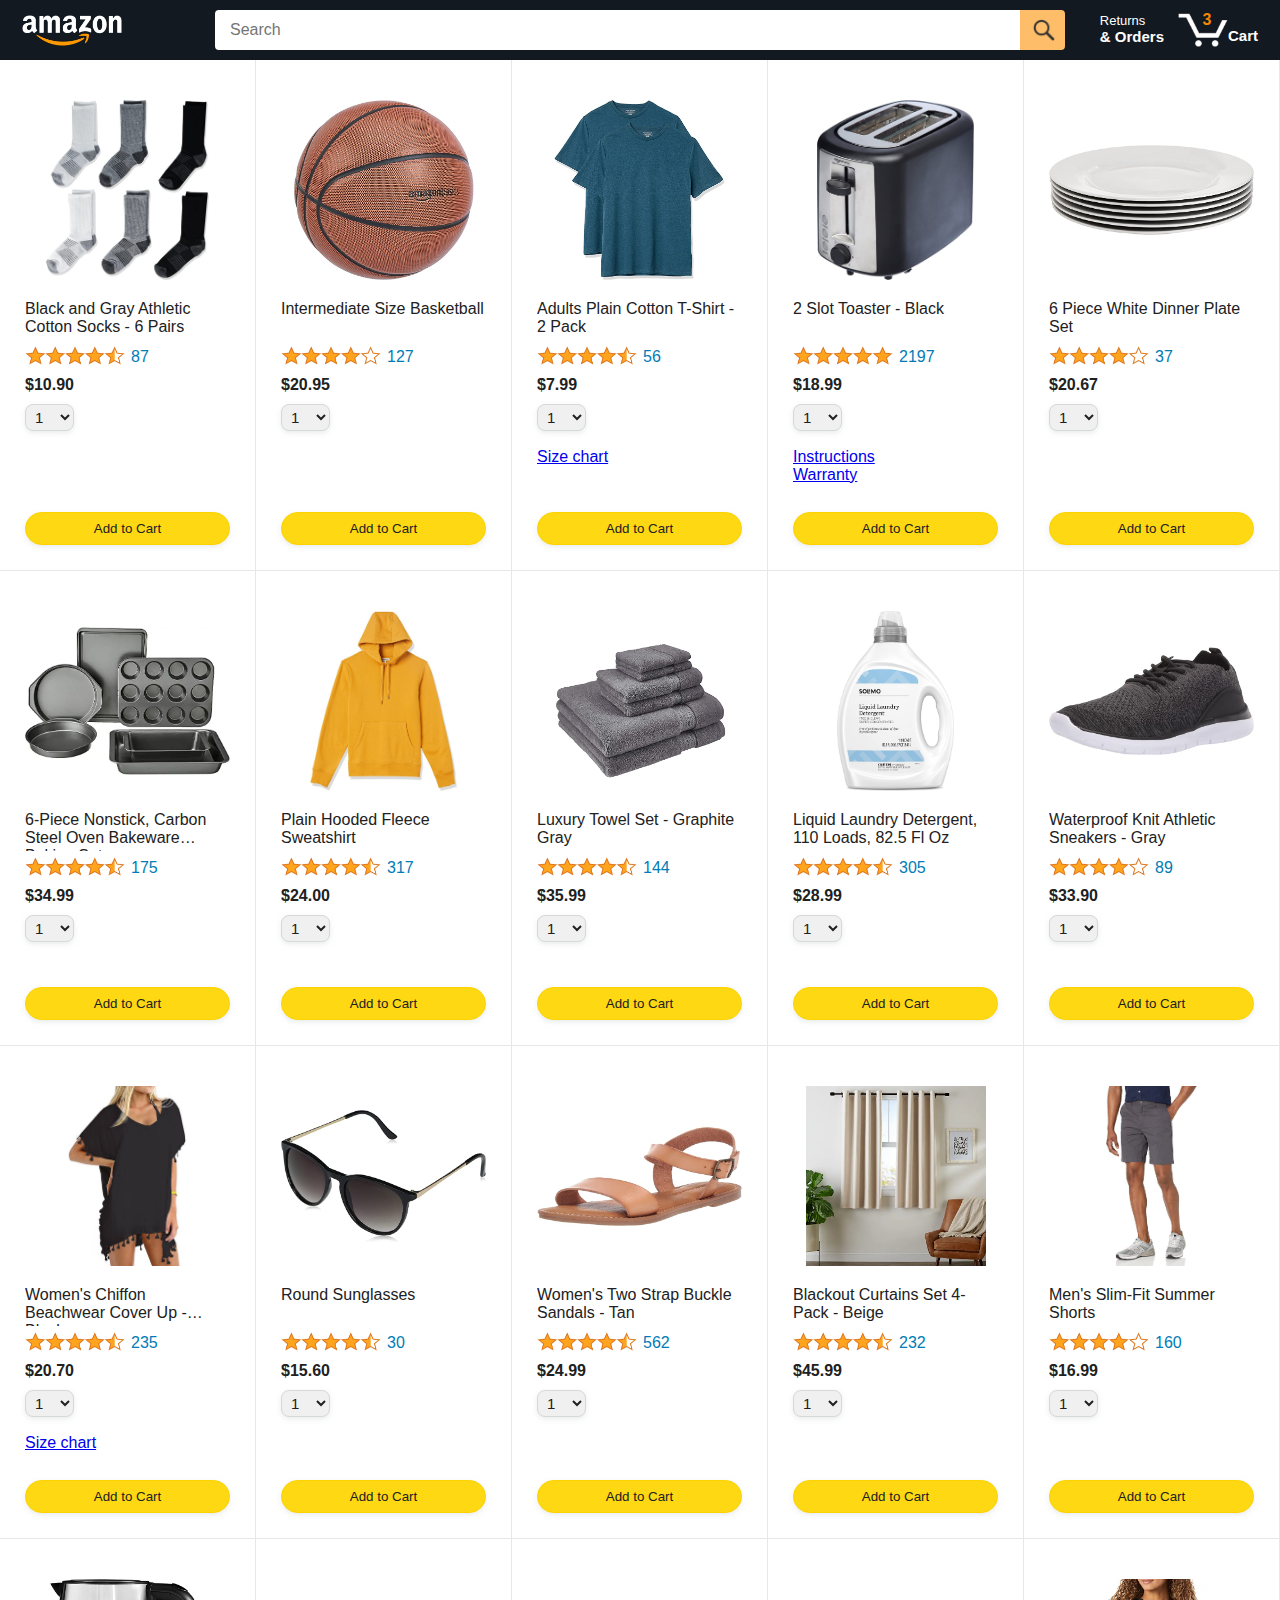
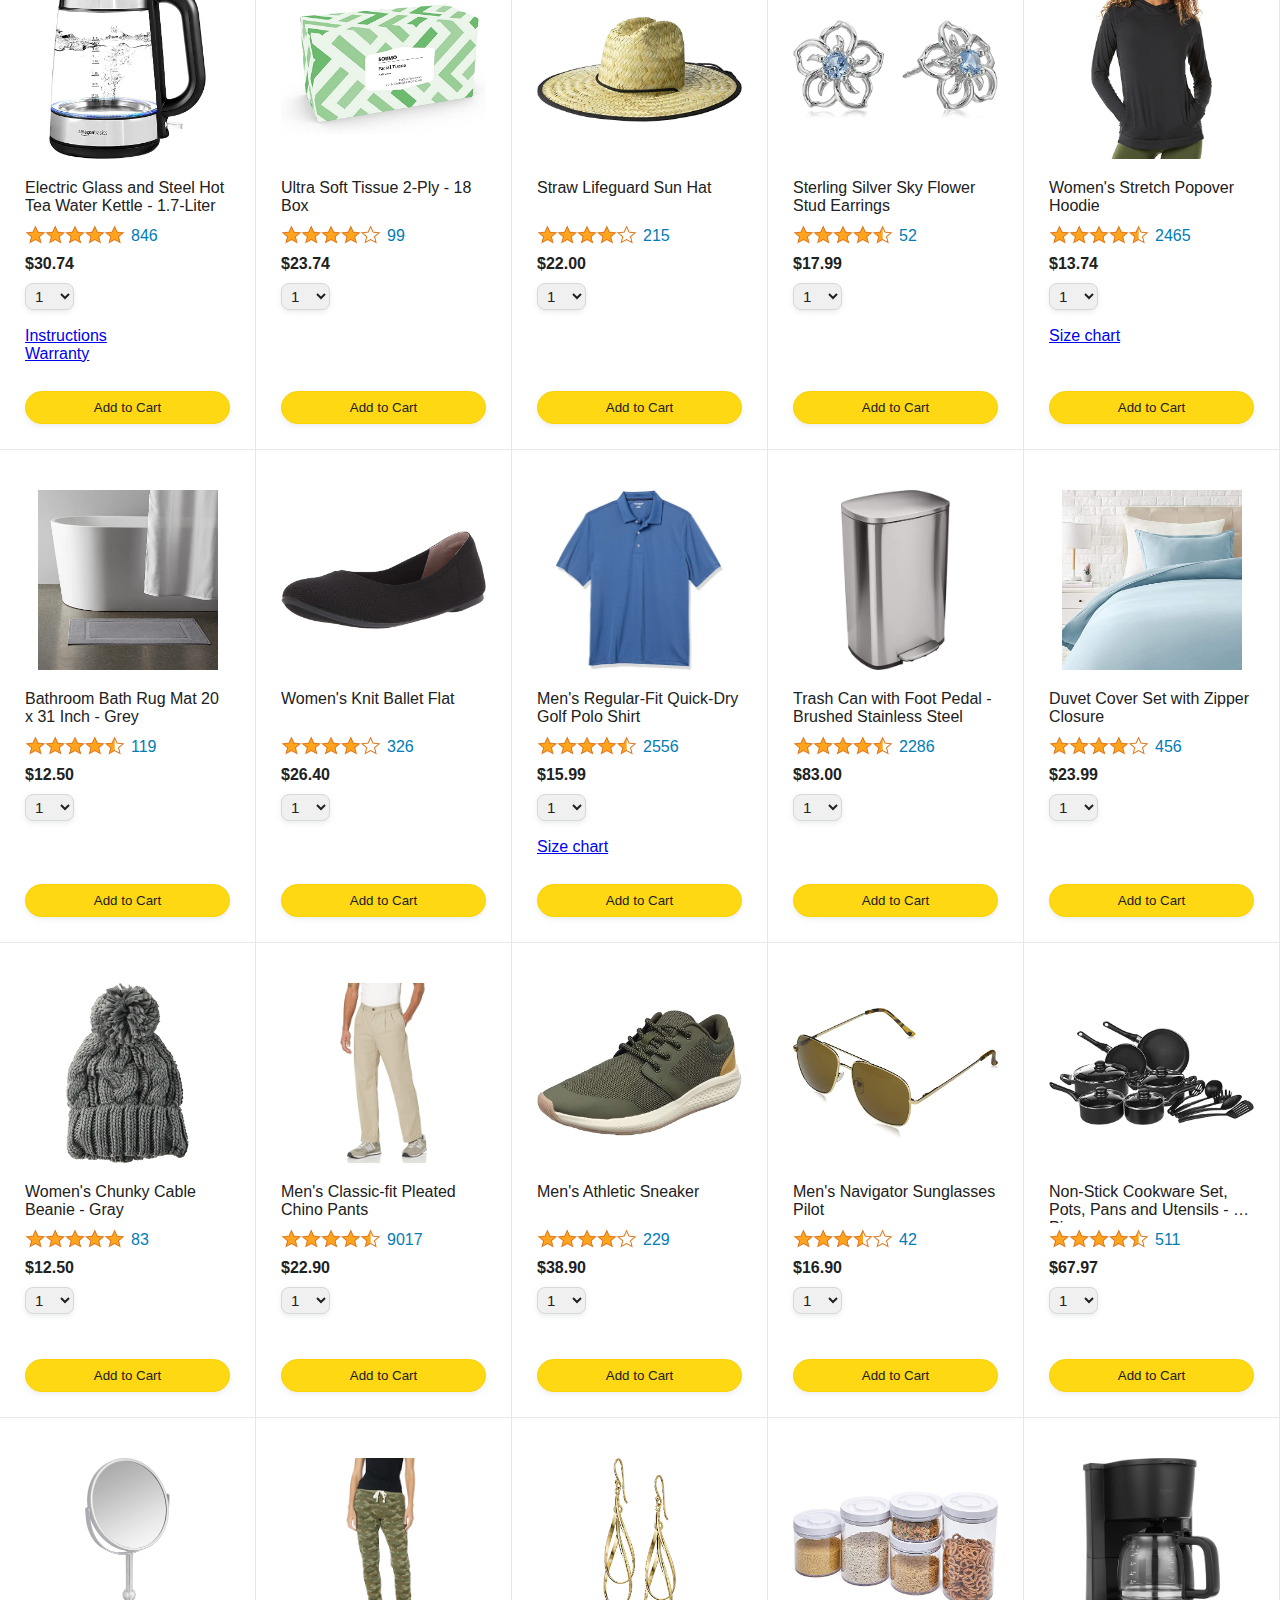
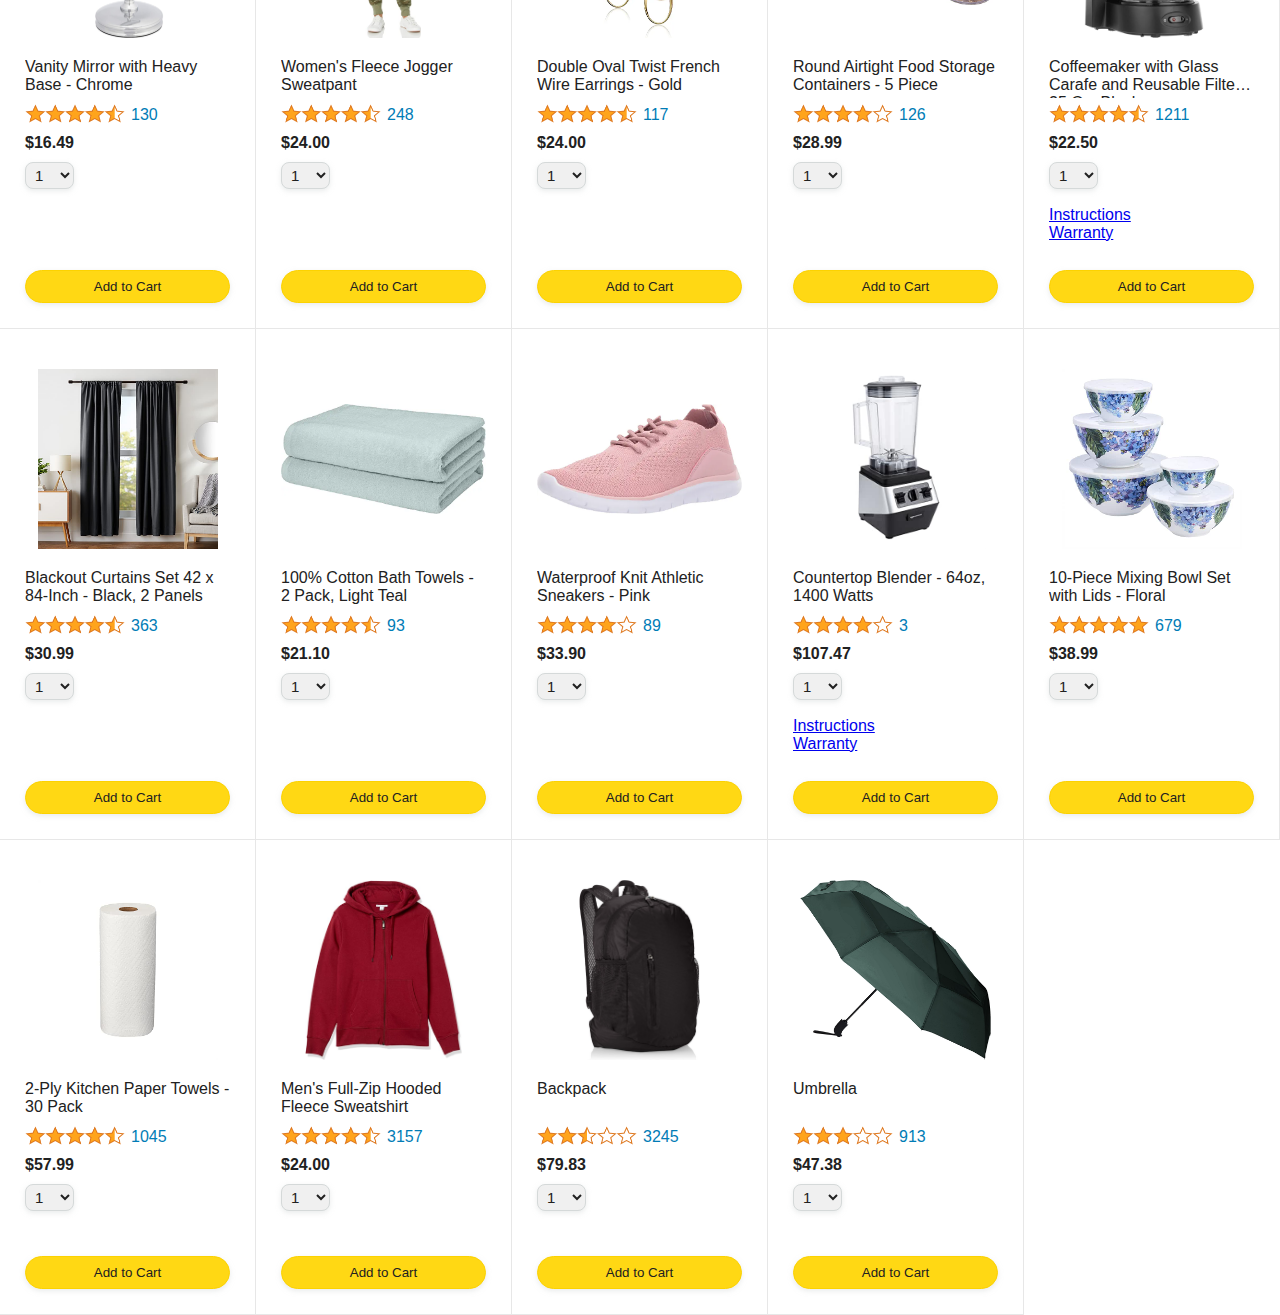
<file: index.html>
<!DOCTYPE html>
<html>
  <head>
    <title>Amazon Project</title>

    <!-- This code is needed for responsive design to work.
      (Responsive design = make the website look good on
      smaller screen sizes like a phone or a tablet). -->
    <meta name="viewport" content="width=device-width, initial-scale=1">

    <!-- Load a font called Roboto from Google Fonts. -->
    <link rel="preconnect" href="https://fonts.googleapis.com">
    <link rel="preconnect" href="https://fonts.gstatic.com" crossorigin>
    <!-- <link href="https://fonts.googleapis.com/css2?family=Roboto:wght@400;500;700&display=swap" rel="stylesheet"> -->

    <!-- Here are the CSS files for this page. -->
    <link rel="stylesheet" href="styles/shared/general.css">
    <link rel="stylesheet" href="styles/shared/amazon-header.css">
    <link rel="stylesheet" href="styles/pages/amazon.css">
  </head>
  <body>
    <div class="amazon-header">
      <div class="amazon-header-left-section">
        <a href="index.html" class="header-link">
          <img class="amazon-logo"
            src="images/amazon-logo-white.png">
          <img class="amazon-mobile-logo"
            src="images/amazon-mobile-logo-white.png">
        </a>
      </div>

      <div class="amazon-header-middle-section">
        <input class="search-bar" type="text" placeholder="Search">

        <button class="search-button">
          <img class="search-icon" src="images/icons/search-icon.png">
        </button>
      </div>

      <div class="amazon-header-right-section">
        <a class="orders-link header-link" href="orders.html">
          <span class="returns-text">Returns</span>
          <span class="orders-text">& Orders</span>
        </a>

        <a class="cart-link header-link" href="checkout.html">
          <img class="cart-icon" src="images/icons/cart-icon.png">
          <div class="cart-quantity js-cart-quantity"></div>
          <div class="cart-text">Cart</div>
        </a>
      </div>
    </div>
    
    <div class="main">
      <div class="products-grid js-products-grid">
      </div>
    </div>
    <script type="module" src="./scripts/amazon.js"></script>
  </body>
</html>
</file>
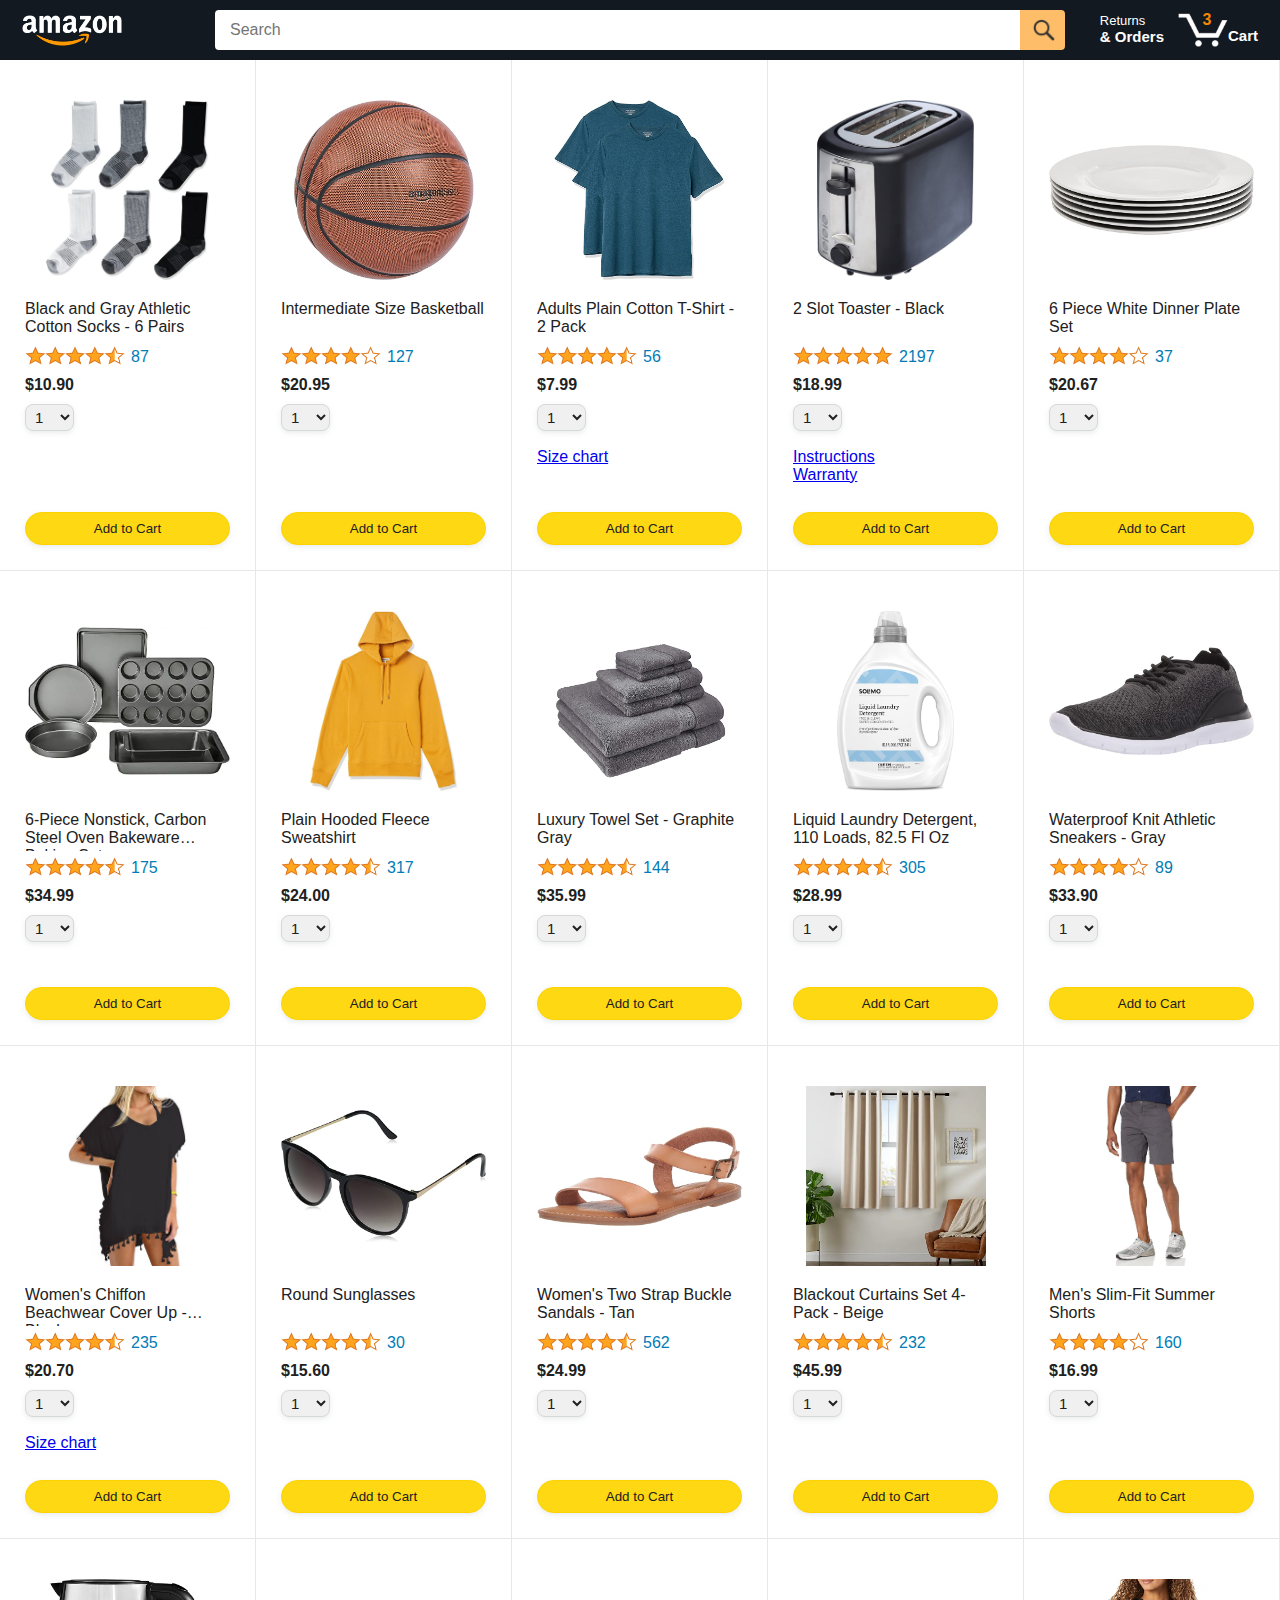
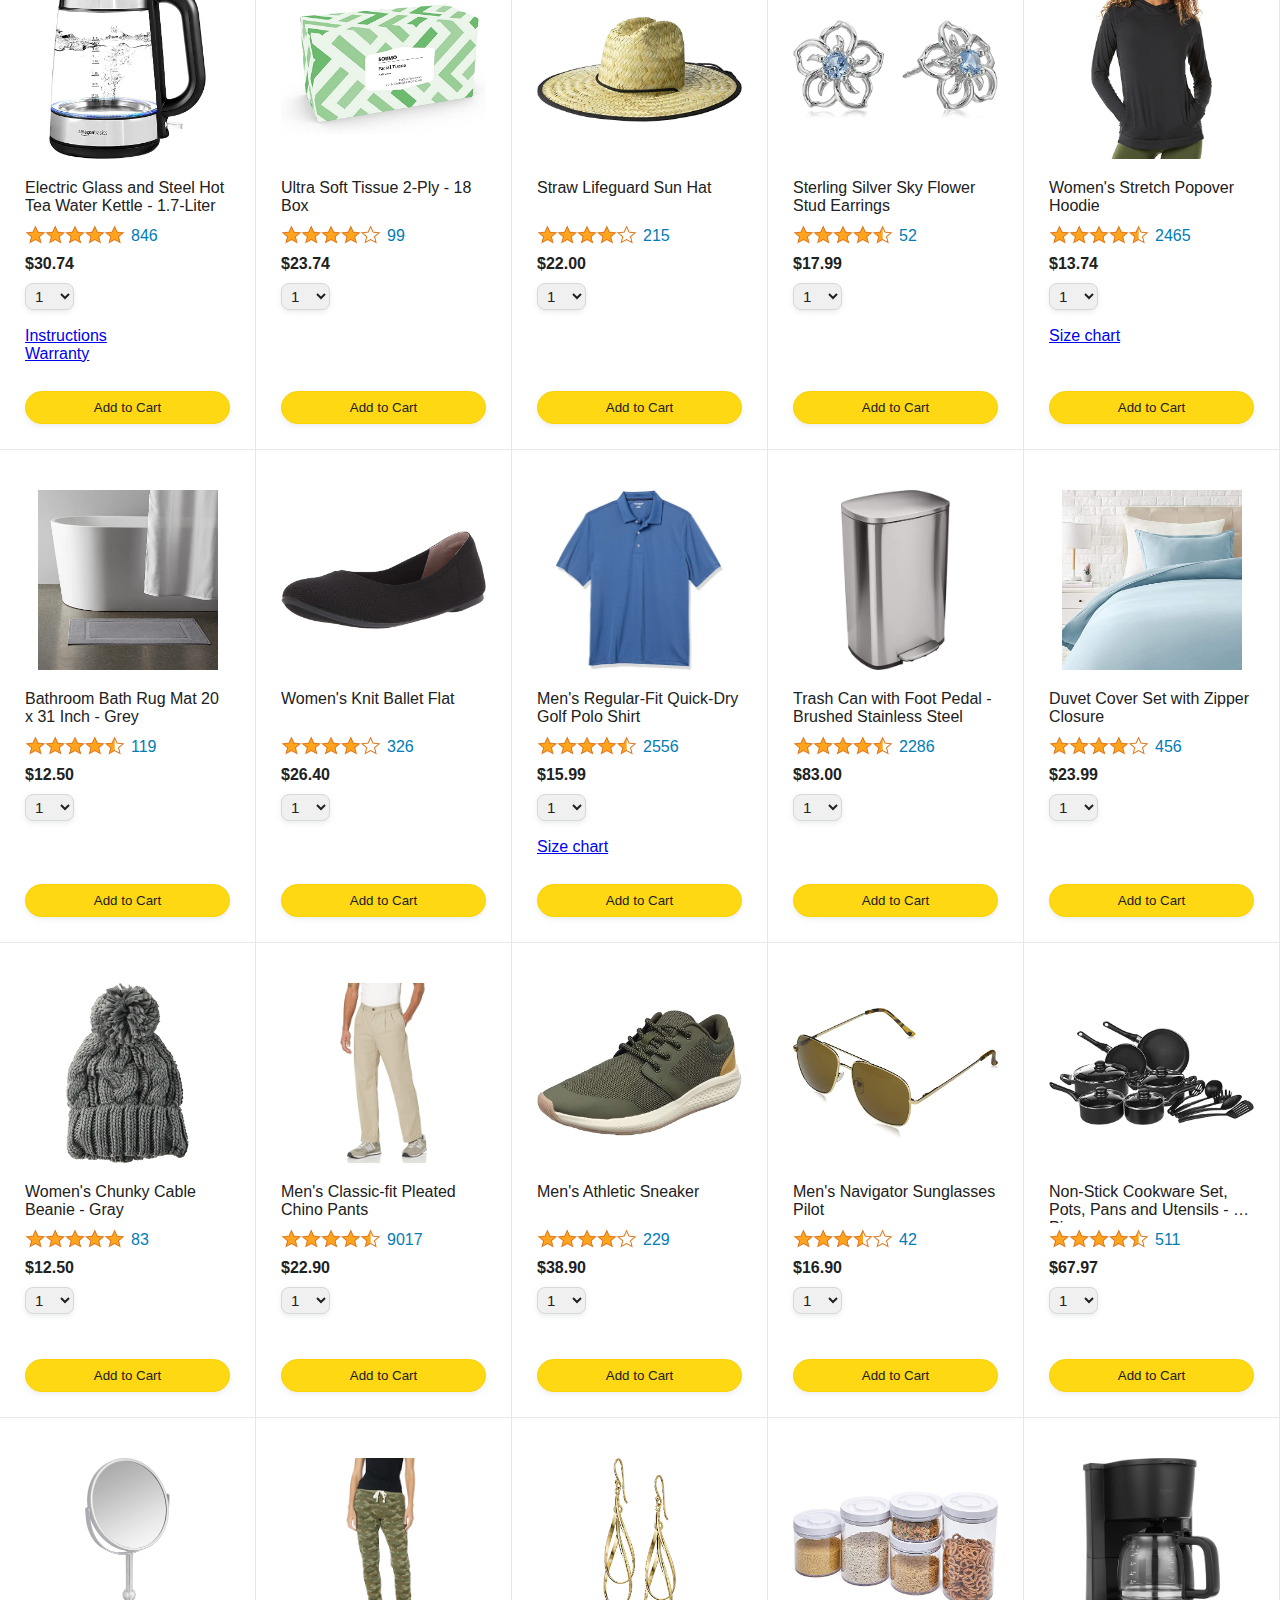
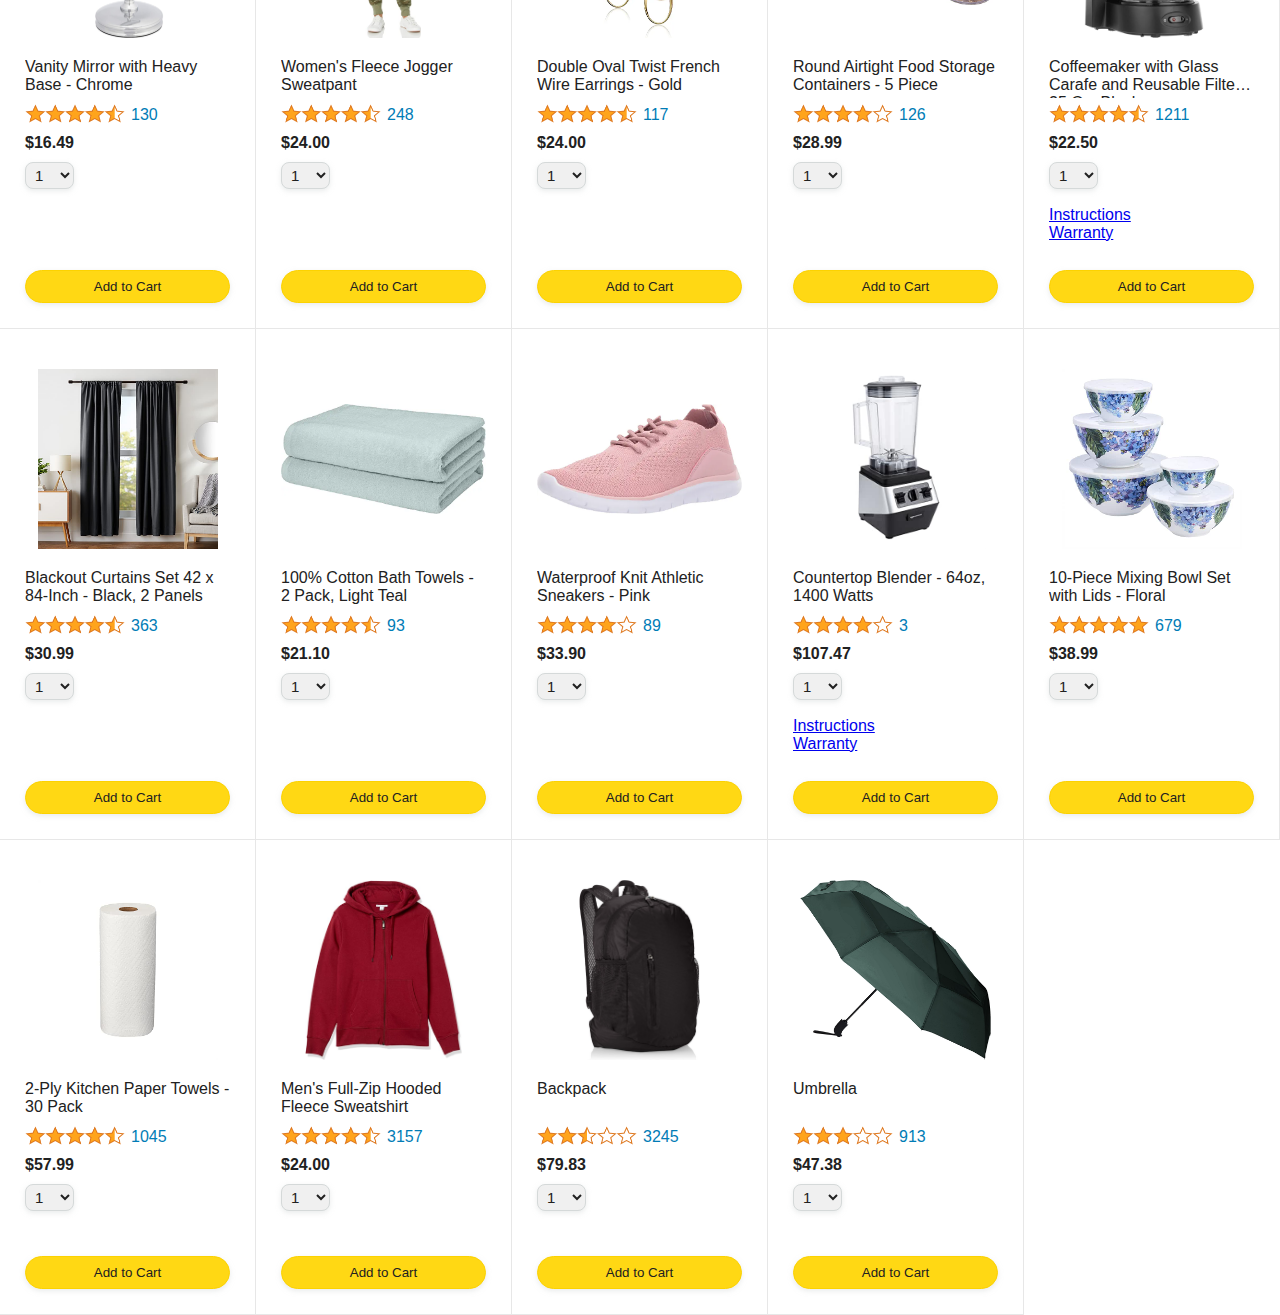
<file: amazon.html>
<!DOCTYPE html>
<html>
  <head>
    <title>Amazon Project</title>

    <!-- This code is needed for responsive design to work.
      (Responsive design = make the website look good on
      smaller screen sizes like a phone or a tablet). -->
    <meta name="viewport" content="width=device-width, initial-scale=1">

    <!-- Load a font called Roboto from Google Fonts. -->
    <link rel="preconnect" href="https://fonts.googleapis.com">
    <link rel="preconnect" href="https://fonts.gstatic.com" crossorigin>
    <!-- <link href="https://fonts.googleapis.com/css2?family=Roboto:wght@400;500;700&display=swap" rel="stylesheet"> -->

    <!-- Here are the CSS files for this page. -->
    <link rel="stylesheet" href="styles/shared/general.css">
    <link rel="stylesheet" href="styles/shared/amazon-header.css">
    <link rel="stylesheet" href="styles/pages/amazon.css">
  </head>
  <body>
    <div class="amazon-header">
      <div class="amazon-header-left-section">
        <a href="amazon.html" class="header-link">
          <img class="amazon-logo"
            src="images/amazon-logo-white.png">
          <img class="amazon-mobile-logo"
            src="images/amazon-mobile-logo-white.png">
        </a>
      </div>

      <div class="amazon-header-middle-section">
        <input class="search-bar" type="text" placeholder="Search">

        <button class="search-button">
          <img class="search-icon" src="images/icons/search-icon.png">
        </button>
      </div>

      <div class="amazon-header-right-section">
        <a class="orders-link header-link" href="orders.html">
          <span class="returns-text">Returns</span>
          <span class="orders-text">& Orders</span>
        </a>

        <a class="cart-link header-link" href="checkout.html">
          <img class="cart-icon" src="images/icons/cart-icon.png">
          <div class="cart-quantity js-cart-quantity"></div>
          <div class="cart-text">Cart</div>
        </a>
      </div>
    </div>
    
    <div class="main">
      <div class="products-grid js-products-grid">
      </div>
    </div>
    <script type="module" src="./scripts/amazon.js"></script>
  </body>
</html>
</file>
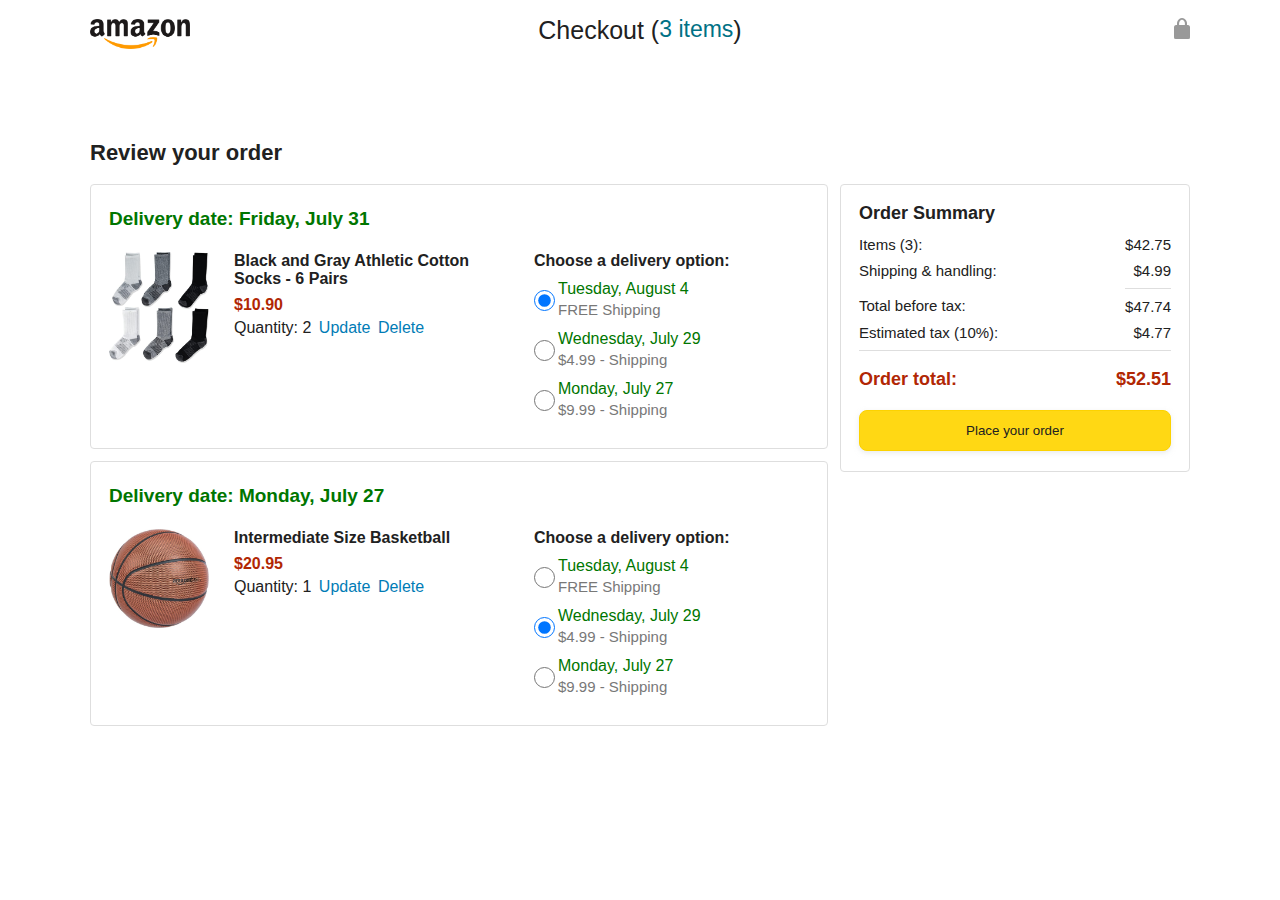
<file: checkout.html>
<!DOCTYPE html>
<html>
  <head>
    <title>Checkout</title>

    <!-- This code is needed for responsive design to work.
      (Responsive design = make the website look good on
      smaller screen sizes like a phone or a tablet). -->
    <meta name="viewport" content="width=device-width, initial-scale=1">

    <!-- Load a font called Roboto from Google Fonts. -->
    <link rel="preconnect" href="https://fonts.googleapis.com">
    <link rel="preconnect" href="https://fonts.gstatic.com" crossorigin>
    <!-- <link href="https://fonts.googleapis.com/css2?family=Roboto:wght@400;500;700&display=swap" rel="stylesheet"> -->

    <!-- Here are the CSS files for this page. -->
    <link rel="stylesheet" href="styles/shared/general.css">
    <link rel="stylesheet" href="styles/pages/checkout/checkout-header.css">
    <link rel="stylesheet" href="styles/pages/checkout/checkout.css">
  </head>
  <body>
    <div class="checkout-header">
      <div class="header-content">
        <div class="checkout-header-left-section">
          <a href="index.html">
            <img class="amazon-logo" src="images/amazon-logo.png">
            <img class="amazon-mobile-logo" src="images/amazon-mobile-logo.png">
          </a>
        </div>

        <div class="checkout-header-middle-section js-checkout-header-middle-section">
        </div>

        <div class="checkout-header-right-section">
          <img src="images/icons/checkout-lock-icon.png">
        </div>
      </div>
    </div>

    <div class="main">
      <div class="page-title">Review your order</div>

      <div class="checkout-grid">
        <div class="order-summary js-order-summary">
        </div>

        <div class="payment-summary js-payment-summary">
        </div>
      </div>
    </div>

    <script type="module" src="./scripts/checkout.js"></script>
    
  </body>
</html>
</file>
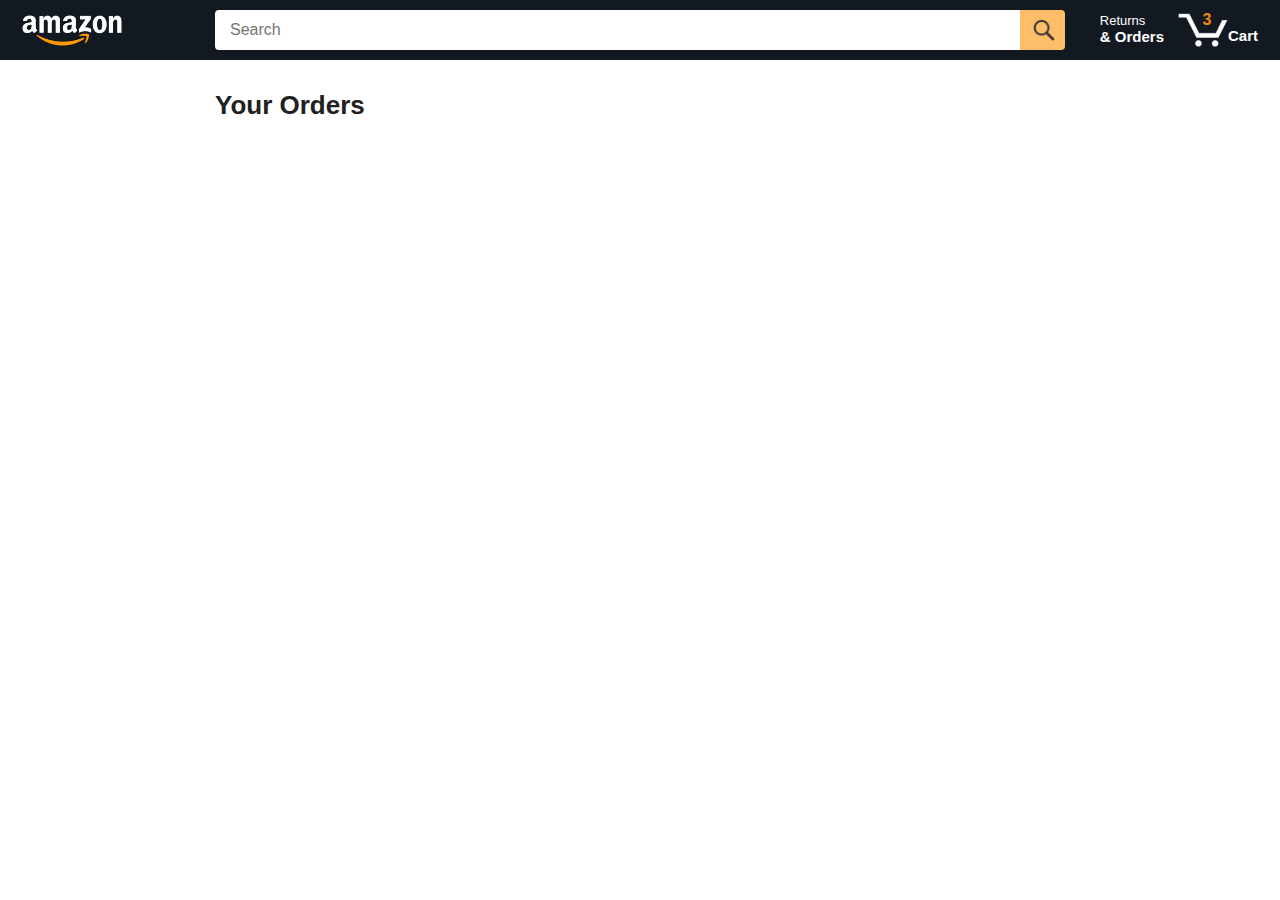
<file: orders.html>
<!DOCTYPE html>
<html>
  <head>
    <title>Orders</title>

    <!-- This code is needed for responsive design to work.
      (Responsive design = make the website look good on
      smaller screen sizes like a phone or a tablet). -->
    <meta name="viewport" content="width=device-width, initial-scale=1">

    <!-- Load a font called Roboto from Google Fonts. -->
    <link rel="preconnect" href="https://fonts.googleapis.com">
    <link rel="preconnect" href="https://fonts.gstatic.com" crossorigin>
    <!-- <link href="https://fonts.googleapis.com/css2?family=Roboto:wght@400;500;700&display=swap" rel="stylesheet"> -->

    <!-- Here are the CSS files for this page. -->
    <link rel="stylesheet" href="styles/shared/general.css">
    <link rel="stylesheet" href="styles/shared/amazon-header.css">
    <link rel="stylesheet" href="styles/pages/orders.css">
  </head>
  <body>
    <div class="amazon-header">
      <div class="amazon-header-left-section">
        <a href="amazon.html" class="header-link">
          <img class="amazon-logo"
            src="images/amazon-logo-white.png">
          <img class="amazon-mobile-logo"
            src="images/amazon-mobile-logo-white.png">
        </a>
      </div>

      <div class="amazon-header-middle-section">
        <input class="search-bar" type="text" placeholder="Search">

        <button class="search-button">
          <img class="search-icon" src="images/icons/search-icon.png">
        </button>
      </div>

      <div class="amazon-header-right-section">
        <a class="orders-link header-link" href="orders.html">
          <span class="returns-text">Returns</span>
          <span class="orders-text">& Orders</span>
        </a>

        <a class="cart-link header-link" href="checkout.html">
          <img class="cart-icon" src="images/icons/cart-icon.png">
          <div class="cart-quantity js-cart-quantity"></div>
          <div class="cart-text">Cart</div>
        </a>
      </div>
    </div>

    <div class="main">
      <div class="page-title">Your Orders</div>

      <div class="orders-grid js-orders-grid">
      </div>
      
    </div>
    
    <script type="module" src="./scripts/orders.js"></script>

  </body>
</html>
</file>
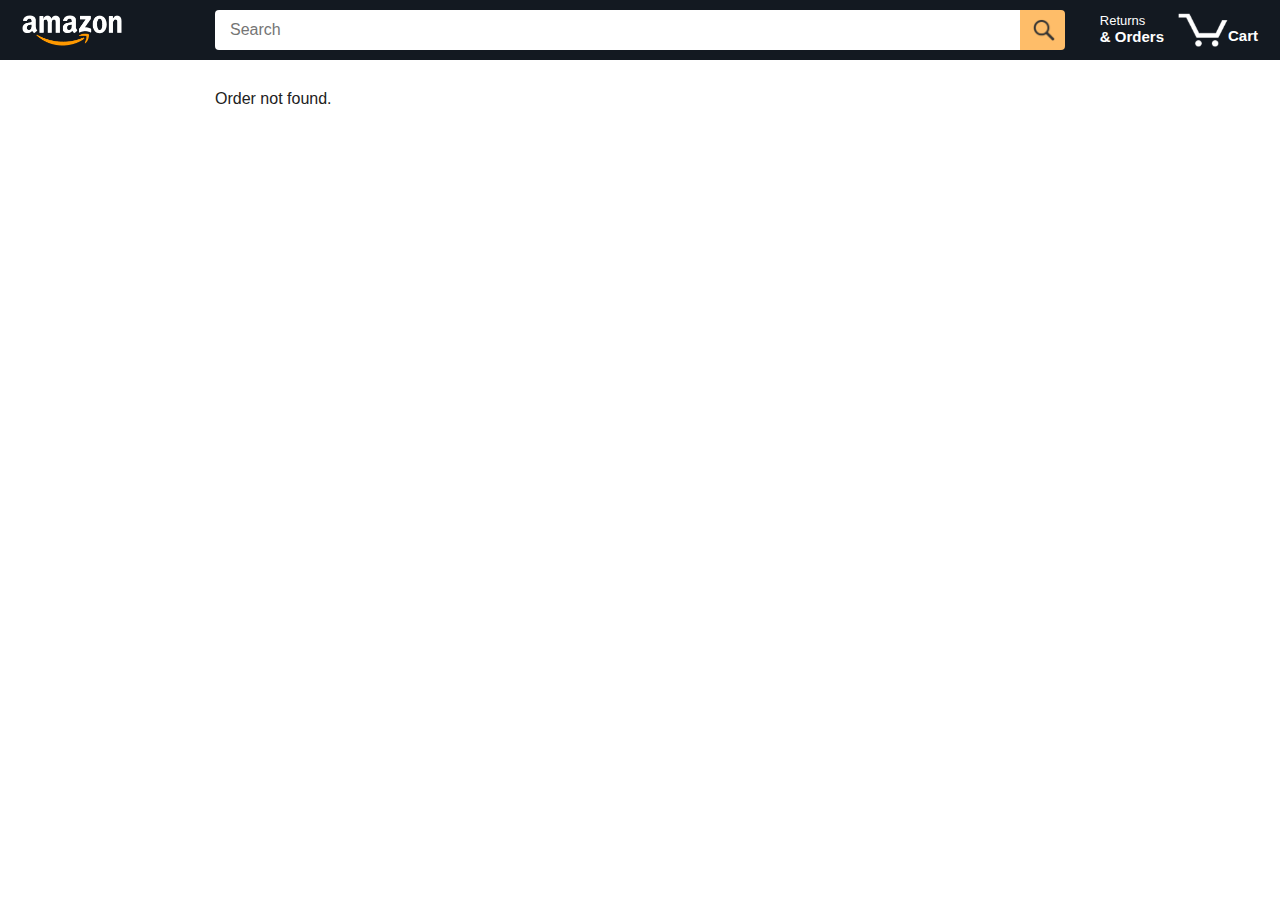
<file: tracking.html>
<!DOCTYPE html>
<html>
  <head>
    <title>Tracking</title>

    <!-- This code is needed for responsive design to work.
      (Responsive design = make the website look good on
      smaller screen sizes like a phone or a tablet). -->
    <meta name="viewport" content="width=device-width, initial-scale=1">

    <!-- Load a font called Roboto from Google Fonts. -->
    <link rel="preconnect" href="https://fonts.googleapis.com">
    <link rel="preconnect" href="https://fonts.gstatic.com" crossorigin>
    <!-- <link href="https://fonts.googleapis.com/css2?family=Roboto:wght@400;500;700&display=swap" rel="stylesheet"> -->

    <!-- Here are the CSS files for this page. -->
    <link rel="stylesheet" href="styles/shared/general.css">
    <link rel="stylesheet" href="styles/shared/amazon-header.css">
    <link rel="stylesheet" href="styles/pages/tracking.css">
  </head>
  <body>
    <div class="amazon-header">
      <div class="amazon-header-left-section">
        <a href="amazon.html" class="header-link">
          <img class="amazon-logo"
            src="images/amazon-logo-white.png">
          <img class="amazon-mobile-logo"
            src="images/amazon-mobile-logo-white.png">
        </a>
      </div>

      <div class="amazon-header-middle-section">
        <input class="search-bar" type="text" placeholder="Search">

        <button class="search-button">
          <img class="search-icon" src="images/icons/search-icon.png">
        </button>
      </div>

      <div class="amazon-header-right-section">
        <a class="orders-link header-link" href="orders.html">
          <span class="returns-text">Returns</span>
          <span class="orders-text">& Orders</span>
        </a>

        <a class="cart-link header-link" href="checkout.html">
          <img class="cart-icon" src="images/icons/cart-icon.png">
          <div class="cart-quantity js-cart-quantity"></div>
          <div class="cart-text">Cart</div>
        </a>
      </div>
    </div>

    <div class="main">
      <div class="order-tracking js-order-tracking">
      </div>
    </div>
    <script type="module" src="./scripts/tracking.js"></script>
  </body>
</html>
</file>
<file: styles/shared/general.css>
body {
  font-family: Roboto, Arial;
  color: rgb(33, 33, 33);
  /* The <body> element has a default margin of 8px
     on all sides. This removes the default margins. */
  margin: 0;
}

/* <p> elements have a default margin on the top
   and bottom. This removes the default margins. */
p {
  margin: 0;
}

button {
  cursor: pointer;
}

select {
  cursor: pointer;
}

input, select, button {
  font-family: Roboto, Arial;
}

.button-primary {
  color: rgb(33, 33, 33);
  background-color: rgb(255, 216, 20);
  border: 1px solid rgb(252, 210, 0);
  border-radius: 8px;
  cursor: pointer;
  box-shadow: 0 2px 5px rgba(213, 217, 217, 0.5);
}

.button-primary:hover {
  background-color: rgb(247, 202, 0);
  border: 1px solid rgb(242, 194, 0);
}

.button-primary:active {
  background: rgb(255, 216, 20);
  border-color: rgb(252, 210, 0);
  box-shadow: none;
}

.button-secondary {
  color: rgb(33, 33, 33);
  background: white;
  border: 1px solid rgb(213, 217, 217);
  border-radius: 8px;
  cursor: pointer;
  box-shadow: 0 2px 5px rgba(213, 217, 217, 0.5);
}

.button-secondary:hover {
  background-color: rgb(247, 250, 250);
}

.button-secondary:active {
  background-color: rgb(237, 253, 255);
  box-shadow: none;
}

/* These styles will limit text to 2 lines. Anything
   beyond 2 lines will be replaced with "..."
   You can find this code by using an A.I. tool or by
   searching in Google.
   https://css-tricks.com/almanac/properties/l/line-clamp/ */
.limit-text-to-2-lines {
  display: -webkit-box;
  -webkit-line-clamp: 2;
  -webkit-box-orient: vertical;
  overflow: hidden;
}

.link-primary {
  color: rgb(1, 124, 182);
  cursor: pointer;
}

.link-primary:hover {
  color: rgb(196, 80, 0);
}

/* Styles for dropdown selectors. */
select {
  color: rgb(33, 33, 33);
  background-color: rgb(240, 240, 240);
  border: 1px solid rgb(213, 217, 217);
  border-radius: 8px;
  padding: 3px 5px;
  font-size: 15px;
  cursor: pointer;
  box-shadow: 0 2px 5px rgba(213, 217, 217, 0.5);
}

select:focus,
input:focus {
  outline: 2px solid rgb(255, 153, 0);
}
</file>
<file: styles/shared/amazon-header.css>
.amazon-header {
  background-color: rgb(19, 25, 33);
  color: white;
  padding-left: 15px;
  padding-right: 15px;

  display: flex;
  align-items: center;
  justify-content: space-between;

  position: fixed;
  top: 0;
  left: 0;
  right: 0;
  height: 60px;
}

.amazon-header-left-section {
  width: 180px;
}

@media (max-width: 800px) {
  .amazon-header-left-section {
    width: unset;
  }
}

.header-link {
  display: inline-block;
  padding: 6px;
  border-radius: 2px;
  cursor: pointer;
  text-decoration: none;
  border: 1px solid rgba(0, 0, 0, 0);
}

.header-link:hover {
  border: 1px solid white;
}

.amazon-logo {
  width: 100px;
  margin-top: 5px;
}

.amazon-mobile-logo {
  display: none;
}

@media (max-width: 575px) {
  .amazon-logo {
    display: none;
  }

  .amazon-mobile-logo {
    display: block;
    height: 35px;
    margin-top: 5px;
  }
}

.amazon-header-middle-section {
  flex: 1;
  max-width: 850px;
  margin-left: 10px;
  margin-right: 10px;
  display: flex;
}

.search-bar {
  flex: 1;
  width: 0;
  font-size: 16px;
  height: 38px;
  padding-left: 15px;
  border: none;
  border-top-left-radius: 4px;
  border-bottom-left-radius: 4px;
  border-top-right-radius: 0;
  border-bottom-right-radius: 0;
}

.search-button {
  background-color: rgb(254, 189, 105);
  border: none;
  width: 45px;
  height: 40px;
  border-top-right-radius: 4px;
  border-bottom-right-radius: 4px;
  flex-shrink: 0;
}

.search-icon {
  height: 22px;
  margin-left: 2px;
  margin-top: 3px;
}

.amazon-header-right-section {
  width: 180px;
  flex-shrink: 0;
  display: flex;
  justify-content: end;
}

.orders-link {
  color: white;
}

.returns-text {
  display: block;
  font-size: 13px;
}

.orders-text {
  display: block;
  font-size: 15px;
  font-weight: 700;
}

.cart-link {
  color: white;
  display: flex;
  align-items: center;
  position: relative;
}

.cart-icon {
  width: 50px;
}

.cart-text {
  margin-top: 12px;
  font-size: 15px;
  font-weight: 700;
}

.cart-quantity {
  color: rgb(240, 136, 4);
  font-size: 16px;
  font-weight: 700;

  position: absolute;
  top: 4px;
  left: 22px;
  
  width: 26px;
  text-align: center;
}
</file>
<file: styles/pages/amazon.css>
.main {
  margin-top: 60px;
}

.products-grid {
  display: grid;

  /* - In CSS Grid, 1fr means a column will take up the
       remaining space in the grid.
     - If we write 1fr 1fr ... 1fr; 8 times, this will
       divide the grid into 8 columns, each taking up an
       equal amount of the space.
     - repeat(8, 1fr); is a shortcut for repeating "1fr"
       8 times (instead of typing out "1fr" 8 times).
       repeat(...) is a special property that works with
       display: grid; */
  grid-template-columns: repeat(8, 1fr);
}

/* @media is used to create responsive design (making the
   website look good on any screen size). This @media
   means when the screen width is 2000px or less, we
   will divide the grid into 7 columns instead of 8. */
@media (max-width: 2000px) {
  .products-grid {
    grid-template-columns: repeat(7, 1fr);
  }
}

/* This @media means when the screen width is 1600px or
   less, we will divide the grid into 6 columns. */
@media (max-width: 1600px) {
  .products-grid {
    grid-template-columns: repeat(6, 1fr);
  }
}

@media (max-width: 1300px) {
  .products-grid {
    grid-template-columns: repeat(5, 1fr);
  }
}

@media (max-width: 1000px) {
  .products-grid {
    grid-template-columns: repeat(4, 1fr);
  }
}

@media (max-width: 800px) {
  .products-grid {
    grid-template-columns: repeat(3, 1fr);
  }
}

@media (max-width: 575px) {
  .products-grid {
    grid-template-columns: repeat(2, 1fr);
  }
}

@media (max-width: 450px) {
  .products-grid {
    grid-template-columns: 1fr;
  }
}

.product-container {
  padding-top: 40px;
  padding-bottom: 25px;
  padding-left: 25px;
  padding-right: 25px;

  border-right: 1px solid rgb(231, 231, 231);
  border-bottom: 1px solid rgb(231, 231, 231);

  display: flex;
  flex-direction: column;
}

.product-image-container {
  display: flex;
  justify-content: center;
  align-items: center;

  height: 180px;
  margin-bottom: 20px;
}

.product-image {
  /* Images will overflow their container by default. To
    prevent this, we set max-width and max-height to 100%
    so they stay inside their container. */
  max-width: 100%;
  max-height: 100%;
}

.product-name {
  height: 40px;
  margin-bottom: 5px;
}

.product-rating-container {
  display: flex;
  align-items: center;
  margin-bottom: 10px;
}

.product-rating-stars {
  width: 100px;
  margin-right: 6px;
}

.product-rating-count {
  color: rgb(1, 124, 182);
  cursor: pointer;
  margin-top: 3px;
}

.product-price {
  font-weight: 700;
  margin-bottom: 10px;
}

.product-quantity-container {
  margin-bottom: 17px;
}

.product-spacer {
  flex: 1;
}

.added-to-cart {
  color: rgb(6, 125, 98);
  font-size: 16px;

  display: flex;
  align-items: center;
  margin-bottom: 8px;

  /* At first, the "Added to cart" message will
     be invisible. Use JavaScript to change the
     opacity and make it visible. */
  opacity: 0;
  transition: opacity 0.5s;
}

.added-to-cart-visible {
  opacity: 1;
  transition: opacity 0.5s;
}

.added-to-cart img {
  height: 20px;
  margin-right: 5px;
}

.add-to-cart-button {
  width: 100%;
  padding: 8px;
  border-radius: 50px;
}

.no-products-found {
  grid-column: span 5;
  text-align: center;
  padding: 50px;
}
</file>
<file: styles/pages/checkout/checkout-header.css>
.checkout-header {
  height: 60px;
  padding-left: 30px;
  padding-right: 30px;
  background-color: white;

  display: flex;
  justify-content: center;

  position: fixed;
  top: 0;
  left: 0;
  right: 0;
  z-index: 1000;
}

.header-content {
  width: 100%;
  max-width: 1100px;

  display: flex;
  align-items: center;
}

.checkout-header-left-section {
  width: 150px;
}

.amazon-logo {
  width: 100px;
  margin-top: 12px;
}

.amazon-mobile-logo {
  display: none;
}

/* @media is used to create responsive design (making the
   website look good on any screen size). This @media
   means when the screen width is 575px or less, different
   styles (inside the {...}) will be applied. */
@media (max-width: 575px) {
  .checkout-header-left-section {
    width: auto;
  }

  .amazon-logo {
    display: none;
  }

  .amazon-mobile-logo {
    display: inline-block;
    height: 35px;
    margin-top: 5px;
  }
}

.checkout-header-middle-section {
  flex: 1;
  flex-shrink: 0;
  text-align: center;

  font-size: 25px;
  font-weight: 500;

  display: flex;
  justify-content: center;
}

.return-to-home-link {
  color: rgb(0, 113, 133);
  font-size: 23px;
  text-decoration: none;
  cursor: pointer;
}

@media (max-width: 1000px) {
  .checkout-header-middle-section {
    font-size: 20px;
    margin-right: 60px;
  }

  .return-to-home-link {
    font-size: 18px;
  }
}

@media (max-width: 575px) {
  .checkout-header-middle-section {
    margin-right: 5px;
  }
}

.checkout-header-right-section {
  text-align: right;
  width: 150px;
}

@media (max-width: 1000px) {
  .checkout-header-right-section {
    width: auto;
  }
}
</file>
<file: styles/pages/checkout/checkout.css>
.main {
  max-width: 1100px;
  padding-left: 30px;
  padding-right: 30px;

  margin-top: 140px;
  margin-bottom: 100px;

  /* margin-left: auto;
     margin-right auto;
     Is a trick for centering an element horizontally
     without needing a container. */
  margin-left: auto;
  margin-right: auto;
}

.page-title {
  font-weight: 700;
  font-size: 22px;
  margin-bottom: 18px;
}

.checkout-grid {
  display: grid;
  /* Here, 1fr means the first column will take
     up the remaining space in the grid. */
  grid-template-columns: 1fr 350px;
  column-gap: 12px;

  /* Use align-items: start; to prevent the elements
     in the grid from stretching vertically. */
  align-items: start;
}

@media (max-width: 1000px) {
  .main {
    max-width: 500px;
  }

  .checkout-grid {
    grid-template-columns: 1fr;
  }
}

.cart-item-container,
.payment-summary {
  border: 1px solid rgb(222, 222, 222);
  border-radius: 4px;
  padding: 18px;
}

.cart-item-container {
  margin-bottom: 12px;
}

.payment-summary {
  padding-bottom: 5px;
}

@media (max-width: 1000px) {
  .payment-summary {
    /* grid-row: 1 means this element will be placed into row
      1 in the grid. (Normally, the row that an element is
      placed in is determined by the order of the elements in
      the HTML. grid-row overrides this default ordering). */
    grid-row: 1;
    margin-bottom: 12px;
  }
}

.delivery-date {
  color: rgb(0, 118, 0);
  font-weight: 700;
  font-size: 19px;
  margin-top: 5px;
  margin-bottom: 22px;
}

.cart-item-details-grid {
  display: grid;
  /* 100px 1fr 1fr; means the 2nd and 3rd column will
     take up half the remaining space in the grid
     (they will divide up the remaining space evenly). */
  grid-template-columns: 100px 1fr 1fr;
  column-gap: 25px;
}

@media (max-width: 1000px) {
  .cart-item-details-grid {
    grid-template-columns: 100px 1fr;
    row-gap: 30px;
  }
}

.product-image {
  max-width: 100%;
  max-height: 120px;

  /* margin-left: auto;
     margin-right auto;
     Is a trick for centering an element horizontally
     without needing a container. */
  margin-left: auto;
  margin-right: auto;
}

.product-name {
  font-weight: 700;
  margin-bottom: 8px;
}

.product-price {
  color: rgb(177, 39, 4);
  font-weight: 700;
  margin-bottom: 5px;
}

.product-quantity .link-primary {
  margin-left: 3px;
}

@media (max-width: 1000px) {
  .delivery-options {
    /* grid-column: 1 means this element will be placed
       in column 1 in the grid. (Normally, the column that
       an element is placed in is determined by the order
       of the elements in the HTML. grid-column overrides
       this default ordering).
       
       / span 2 means this element will take up 2 columns
       in the grid (Normally, each element takes up 1
       column in the grid). */
    grid-column: 1 / span 2;
  }
}

.delivery-options-title {
  font-weight: 700;
  margin-bottom: 10px;
}

.delivery-option {
  display: grid;
  grid-template-columns: 24px 1fr;
  margin-bottom: 12px;
  cursor: pointer;
}

.delivery-option-input {
  margin-left: 0px;
  cursor: pointer;
}

.delivery-option-date {
  color: rgb(0, 118, 0);
  font-weight: 500;
  margin-bottom: 3px;
}

.delivery-option-price {
  color: rgb(120, 120, 120);
  font-size: 15px;
}

.payment-summary-title {
  font-weight: 700;
  font-size: 18px;
  margin-bottom: 12px;
}

.payment-summary-row {
  display: grid;
  /* 1fr auto; means the width of the 2nd column will be
     determined by the elements inside the column (auto).
     The 1st column will take up the remaining space. */
  grid-template-columns: 1fr auto;

  font-size: 15px;
  margin-bottom: 9px;
}

.payment-summary-money {
  text-align: right;
}

.subtotal-row .payment-summary-money {
  border-top: 1px solid rgb(222, 222, 222);
}

.subtotal-row div {
  padding-top: 9px;
}

.total-row {
  color: rgb(177, 39, 4);
  font-weight: 700;
  font-size: 18px;

  border-top: 1px solid rgb(222, 222, 222);
  padding-top: 18px;
}

.place-order-button {
  width: 100%;
  padding-top: 12px;
  padding-bottom: 12px;
  border-radius: 8px;

  margin-top: 11px;
  margin-bottom: 15px;
}

.quantity-input {
  width: 30px;
  display: none;
}

.save-quantity-link {
  display: none;
}


.is-editing-quantity .quantity-input{
  display: initial;
}

.is-editing-quantity .save-quantity-link{
  display: initial;
}

.is-editing-quantity .update-quantity-link{
  display: none;
}

.is-editing-quantity .quantity-label {
  display: none;
}
</file>
<file: styles/pages/orders.css>
.main {
  max-width: 850px;
  margin-top: 90px;
  margin-bottom: 100px;
  padding-left: 20px;
  padding-right: 20px;

  /* margin-left: auto;
     margin-right auto;
     Is a trick for centering an element horizontally
     without needing a container. */
  margin-left: auto;
  margin-right: auto;
}

.page-title {
  font-weight: 700;
  font-size: 26px;
  margin-bottom: 25px;
}

.orders-grid {
  display: grid;
  grid-template-columns: 1fr;
  row-gap: 50px;
}

.order-header {
  background-color: rgb(240, 242, 242);
  border: 1px solid rgb(213, 217, 217);

  display: flex;
  align-items: center;
  justify-content: space-between;

  padding: 20px 25px;
  border-top-left-radius: 8px;
  border-top-right-radius: 8px;
}

.order-header-left-section {
  display: flex;
  flex-shrink: 0;
}

.order-header-label {
  font-weight: 500;
}

.order-date,
.order-total {
  margin-right: 45px;
}

.order-header-right-section {
  flex-shrink: 1;
}

@media (max-width: 575px) {
  .order-header {
    flex-direction: column;
    align-items: start;
    line-height: 23px;
    padding: 15px;
  }

  .order-header-left-section {
    flex-direction: column;
  }

  .order-header-label {
    margin-right: 5px;
  }

  .order-date,
  .order-total {
    display: grid;
    grid-template-columns: auto 1fr;
    margin-right: 0;
  }

  .order-header-right-section {
    display: grid;
    grid-template-columns: auto 1fr;
  }
}

.order-details-grid {
  padding: 40px 25px;
  border: 1px solid rgb(213, 217, 217);
  border-top: none;
  border-bottom-left-radius: 8px;
  border-bottom-right-radius: 8px;

  display: grid;
  grid-template-columns: 110px 1fr 220px;
  column-gap: 35px;
  row-gap: 60px;
  align-items: center;
}

@media (max-width: 800px) {
  .order-details-grid {
    grid-template-columns: 110px 1fr;
    row-gap: 0;
    padding-bottom: 8px;
  }
}

@media (max-width: 450px) {
  .order-details-grid {
    grid-template-columns: 1fr;
  }
}

.product-image-container {
  text-align: center;
}

.product-image-container img {
  max-width: 110px;
  max-height: 110px;
}

.product-name {
  font-weight: 700;
  margin-bottom: 5px;
}

.product-delivery-date {
  margin-bottom: 3px;
}

.product-quantity {
  margin-bottom: 8px;
}

.buy-again-button {
  font-size: 15px;
  width: 140px;
  height: 36px;
  border-radius: 8px;

  display: flex;
  align-items: center;
  justify-content: center;
}

.buy-again-icon {
  width: 25px;
  margin-right: 15px;
}

.product-actions {
  align-self: start;
}

.track-package-button {
  width: 100%;
  font-size: 15px;
  padding: 8px;
}

@media (max-width: 800px) {
  .buy-again-button {
    margin-bottom: 10px;
  }

  .product-actions {
    /* grid-column: 2 means this element will be placed
       in column 2 in the grid. (Normally, the column that
       an element is placed in is determined by the order
       of the elements in the HTML. grid-column overrides
       this default ordering). */
    grid-column: 2;
    margin-bottom: 30px;
  }

  .track-package-button {
    width: 140px;
  }
}

@media (max-width: 450px) {
  .product-image-container {
    text-align: center;
    margin-bottom: 25px;
  }

  .product-image-container img {
    max-width: 150px;
    max-height: 150px;
  }

  .product-name {
    margin-bottom: 10px;
  }

  .product-quantity {
    margin-bottom: 15px;
  }

  .buy-again-button {
    width: 100%;
    margin-bottom: 15px;
  }

  .product-actions {
    /* grid-column: auto; undos grid-column: 2; from above.
       This element will now be placed in its normal column
       in the grid. */
    grid-column: auto;
    margin-bottom: 70px;
  }

  .track-package-button {
    width: 100%;
    padding: 12px;
  }
}
</file>
<file: styles/pages/tracking.css>
.main {
  max-width: 850px;
  margin-top: 90px;
  margin-bottom: 100px;
  padding-left: 30px;
  padding-right: 30px;

  /* margin-left: auto;
     margin-right auto;
     Is a trick for centering an element horizontally
     without needing a container. */
  margin-left: auto;
  margin-right: auto;
}

.back-to-orders-link {
  display: inline-block;
  margin-bottom: 30px;
}

.delivery-date {
  font-size: 25px;
  font-weight: 700;
  margin-bottom: 10px;
}

.product-info {
  margin-bottom: 3px;
}

.product-image {
  max-width: 150px;
  max-height: 150px;
  margin-top: 25px;
  margin-bottom: 50px;
}

.progress-labels-container {
  display: flex;
  justify-content: space-between;
  font-size: 20px;
  font-weight: 500;
  margin-bottom: 15px;
}

.current-status {
  color: rgb(6, 125, 98);
}

@media (max-width: 575px) {
  .progress-labels-container {
    font-size: 16px;
  }
}

@media (max-width: 450px) {
  .progress-labels-container {
    flex-direction: column;
    margin-bottom: 5px;
  }

  .progress-label {
    margin-bottom: 3px;
  }
}

.progress-bar-container {
  height: 25px;
  width: 100%;

  border: 1px solid rgb(200, 200, 200);
  border-radius: 50px;
  overflow: hidden;
}

.progress-bar {
  height: 100%;
  background-color: green;
  border-radius: 50px;
  width: 0%;
}
</file>
